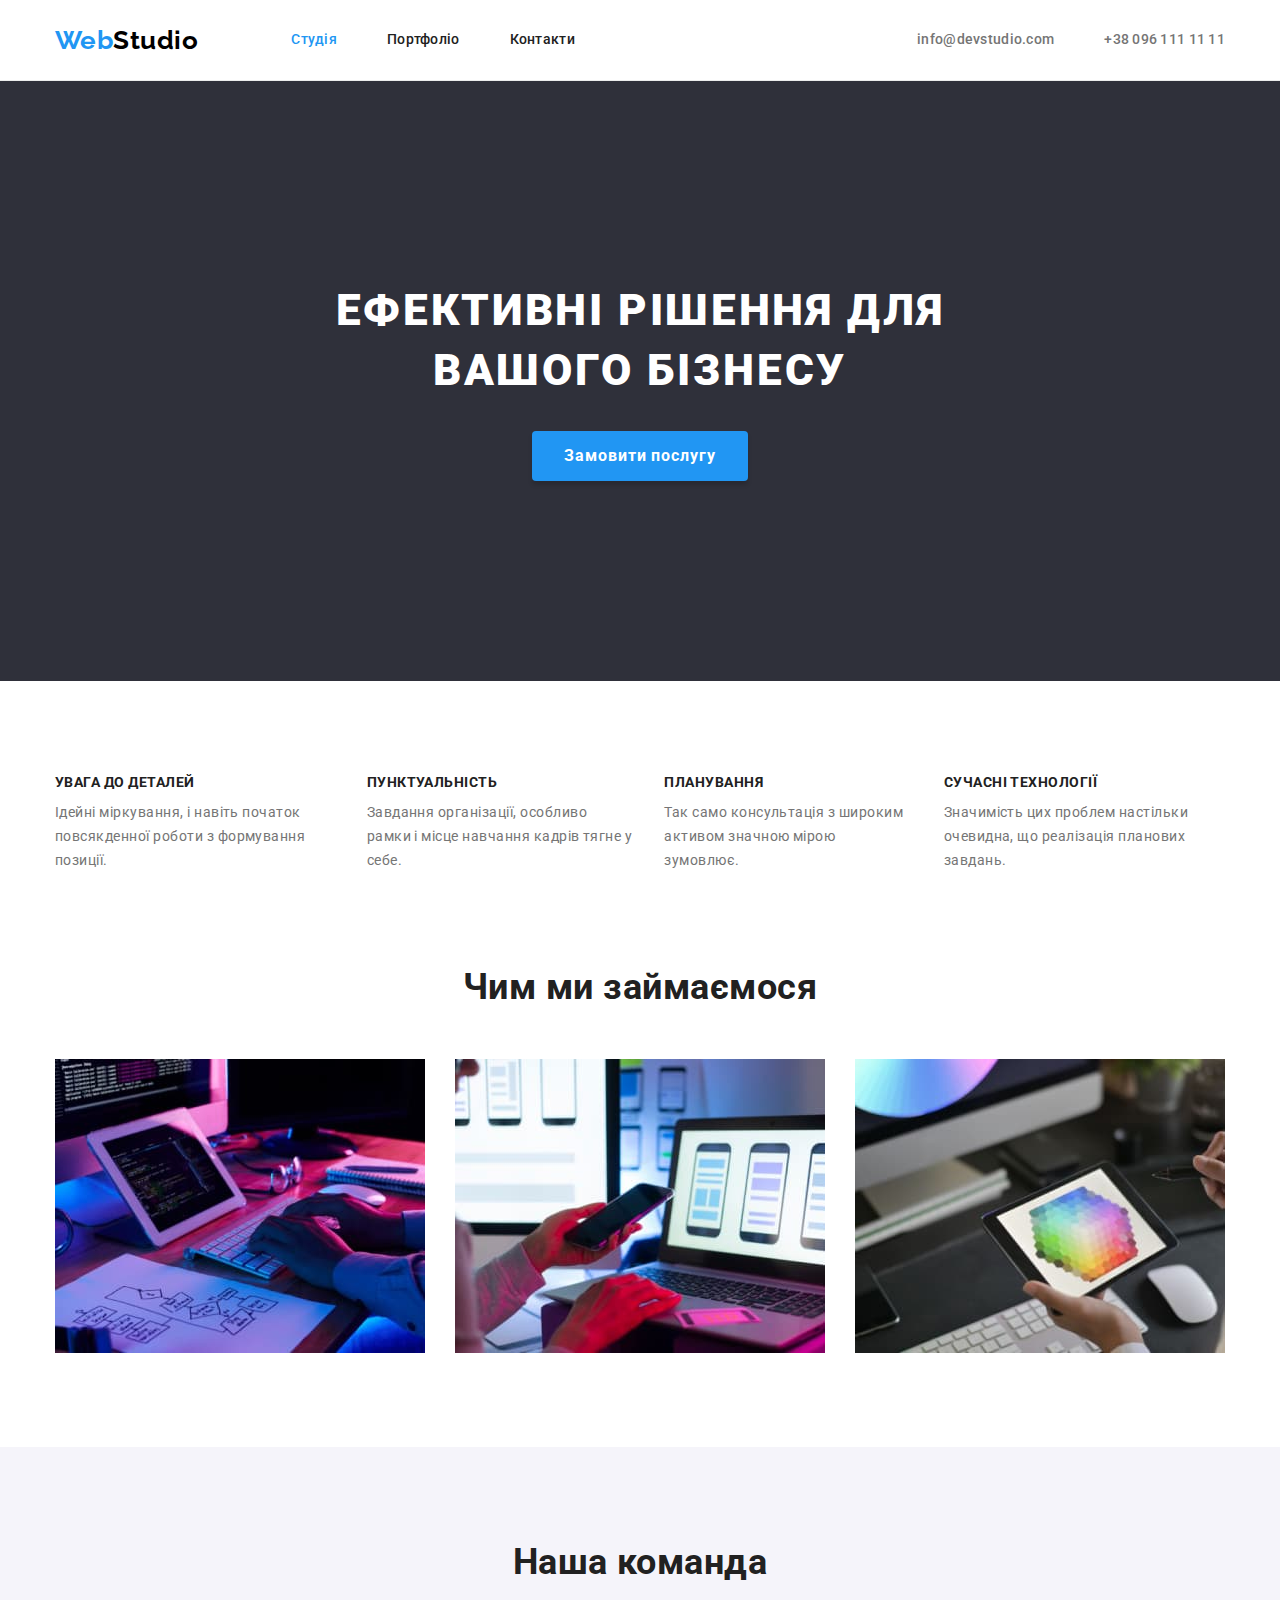
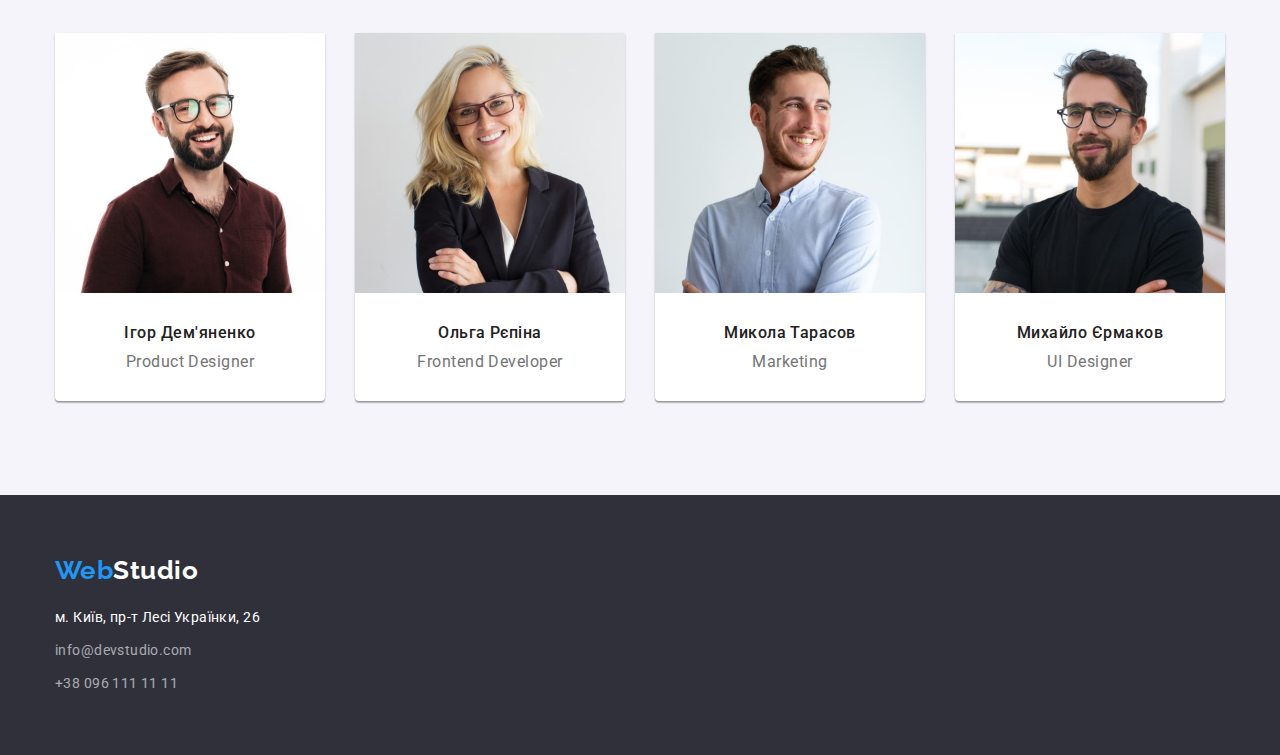
<file: index.html>
<!DOCTYPE html>
<html lang="uk">
  <head>
    <meta charset="UTF-8" />
    <meta http-equiv="X-UA-Compatible" content="IE=edge" />
    <meta name="viewport" content="width=device-width, initial-scale=1.0" />
    <link
      href="https://fonts.googleapis.com/css2?family=Raleway:wght@700&family=Roboto:wght@400;500;700;900&display=swap"
      rel="stylesheet"
    />
    <link
      rel="stylesheet"
      href="https://cdnjs.cloudflare.com/ajax/libs/modern-normalize/1.0.0/modern-normalize.min.css"
    />
    <link rel="stylesheet" href="./css/styles.css" />
    <title>WebStudio</title>
  </head>
  <body>
    <header class="page-header">
      <div class="container main-nav">
        <a href="./index.html" class="logo main-logo">Web<span class="header-logo">Studio</span></a>
        <nav class="site-nav">
          <ul class="nav-list list">
            <li class="nav-item">
              <a href="./index.html" class="nav-link active">Студія</a>
            </li>
            <li class="nav-item">
              <a href="./portfolio.html" class="nav-link">Портфоліо</a>
            </li>
            <li class="nav-item"><a href="" class="nav-link">Контакти</a></li>
          </ul>
        </nav>
        <ul class="contact-list list">
          <li class="contact-item">
            <a href="mailto:info@devstudio.com" class="contact-link">info@devstudio.com</a>
          </li>
          <li class="contact-item">
            <a href="tel:+380961111111" class="contact-link">+38 096 111 11 11</a>
          </li>
        </ul>
      </div>
    </header>

    <main>
      <section class="hero">
        <div class="container hero-container">
          <h1 class="hero-title">Ефективні рішення для вашого бізнесу</h1>
          <button type="button" class="hero-button">Замовити послугу</button>
        </div>
      </section>

      <section class="section features">
        <div class="container">
          <h2 hidden>Переваги</h2>
          <ul class="features-list list">
            <li class="features-item">
              <h3 class="features-title">УВАГА ДО ДЕТАЛЕЙ</h3>
              <p class="features-description">
                Ідейні міркування, і навіть початок повсякденної роботи з формування позиції.
              </p>
            </li>

            <li class="features-item">
              <h3 class="features-title">ПУНКТУАЛЬНІСТЬ</h3>
              <p class="features-description">
                Завдання організації, особливо рамки і місце навчання кадрів тягне у себе.
              </p>
            </li>

            <li class="features-item">
              <h3 class="features-title">ПЛАНУВАННЯ</h3>
              <p class="features-description">
                Так само консультація з широким активом значною мірою зумовлює.
              </p>
            </li>

            <li class="features-item">
              <h3 class="features-title">СУЧАСНІ ТЕХНОЛОГІЇ</h3>
              <p class="features-description">
                Значимість цих проблем настільки очевидна, що реалізація планових завдань.
              </p>
            </li>
          </ul>
        </div>
      </section>

      <section class="section work">
        <div class="container">
          <h2 class="section-title">Чим ми займаємося</h2>

          <ul class="work-list list">
            <li class="work-item">
              <img src="./images/website-development.jpg" alt="Процес верстки сайту" width="370" />
            </li>

            <li class="work-item">
              <img
                src="./images/mobile-application-development.jpg"
                alt="Процес створення мобільного додатку"
                width="370"
              />
            </li>

            <li class="work-item">
              <img
                src="./images/website-visualization.jpg"
                alt="Процес візуального оформлення сайту"
                width="370"
              />
            </li>
          </ul>
        </div>
      </section>

      <section class="team section">
        <div class="container">
          <h2 class="section-title">Наша команда</h2>

          <ul class="team-list list">
            <li class="team-item">
              <img src="./images/ihor-demyanenko.jpg" alt="Дизайнер Ігор Дем'яненко" width="270" />
              <div class="team-container">
                <h3 class="team-title">Ігор Дем'яненко</h3>
                <p lang="en" class="team-description">Product Designer</p>
              </div>
            </li>

            <li class="team-item">
              <img
                src="./images/olga-repina.jpg"
                alt="Розробниця візуальної частини сайту Ольга Рєпіна"
                width="270"
              />
              <div class="team-container">
                <h3 class="team-title">Ольга Рєпіна</h3>
                <p lang="en" class="team-description">Frontend Developer</p>
              </div>
            </li>

            <li class="team-item">
              <img src="./images/mykola-tarasov.jpg" alt="Маркетолог Микола Тарасов" width="270" />
              <div class="team-container">
                <h3 class="team-title">Микола Тарасов</h3>
                <p lang="en" class="team-description">Marketing</p>
              </div>
            </li>

            <li class="team-item">
              <img
                src="./images/mykhailo-yermakov.jpg"
                alt="Дизайнер інтерфейсу Михайло Єрмаков"
                width="270"
              />
              <div class="team-container">
                <h3 class="team-title">Михайло Єрмаков</h3>
                <p lang="en" class="team-description">UI Designer</p>
              </div>
            </li>
          </ul>
        </div>
      </section>
    </main>

    <footer class="footer">
      <div class="container">
        <a href="./index.html" class="logo">Web<span class="footer-logo">Studio</span></a>
        <address class="footer-address">
          <ul class="footer-list list">
            <li class="footer-item">
              <a href="https://goo.gl/maps/XunTqsF5HSqETPy68" class="address-link link"
                >м. Київ, пр-т Лесі Українки, 26</a
              >
            </li>
            <li class="footer-item">
              <a href="mailto:info@devstudio.com" class="contacts-link">info@devstudio.com</a>
            </li>
            <li class="footer-item">
              <a href="tel:+380961111111" class="contacts-link">+38 096 111 11 11</a>
            </li>
          </ul>
        </address>
      </div>
    </footer>
  </body>
</html>
</file>
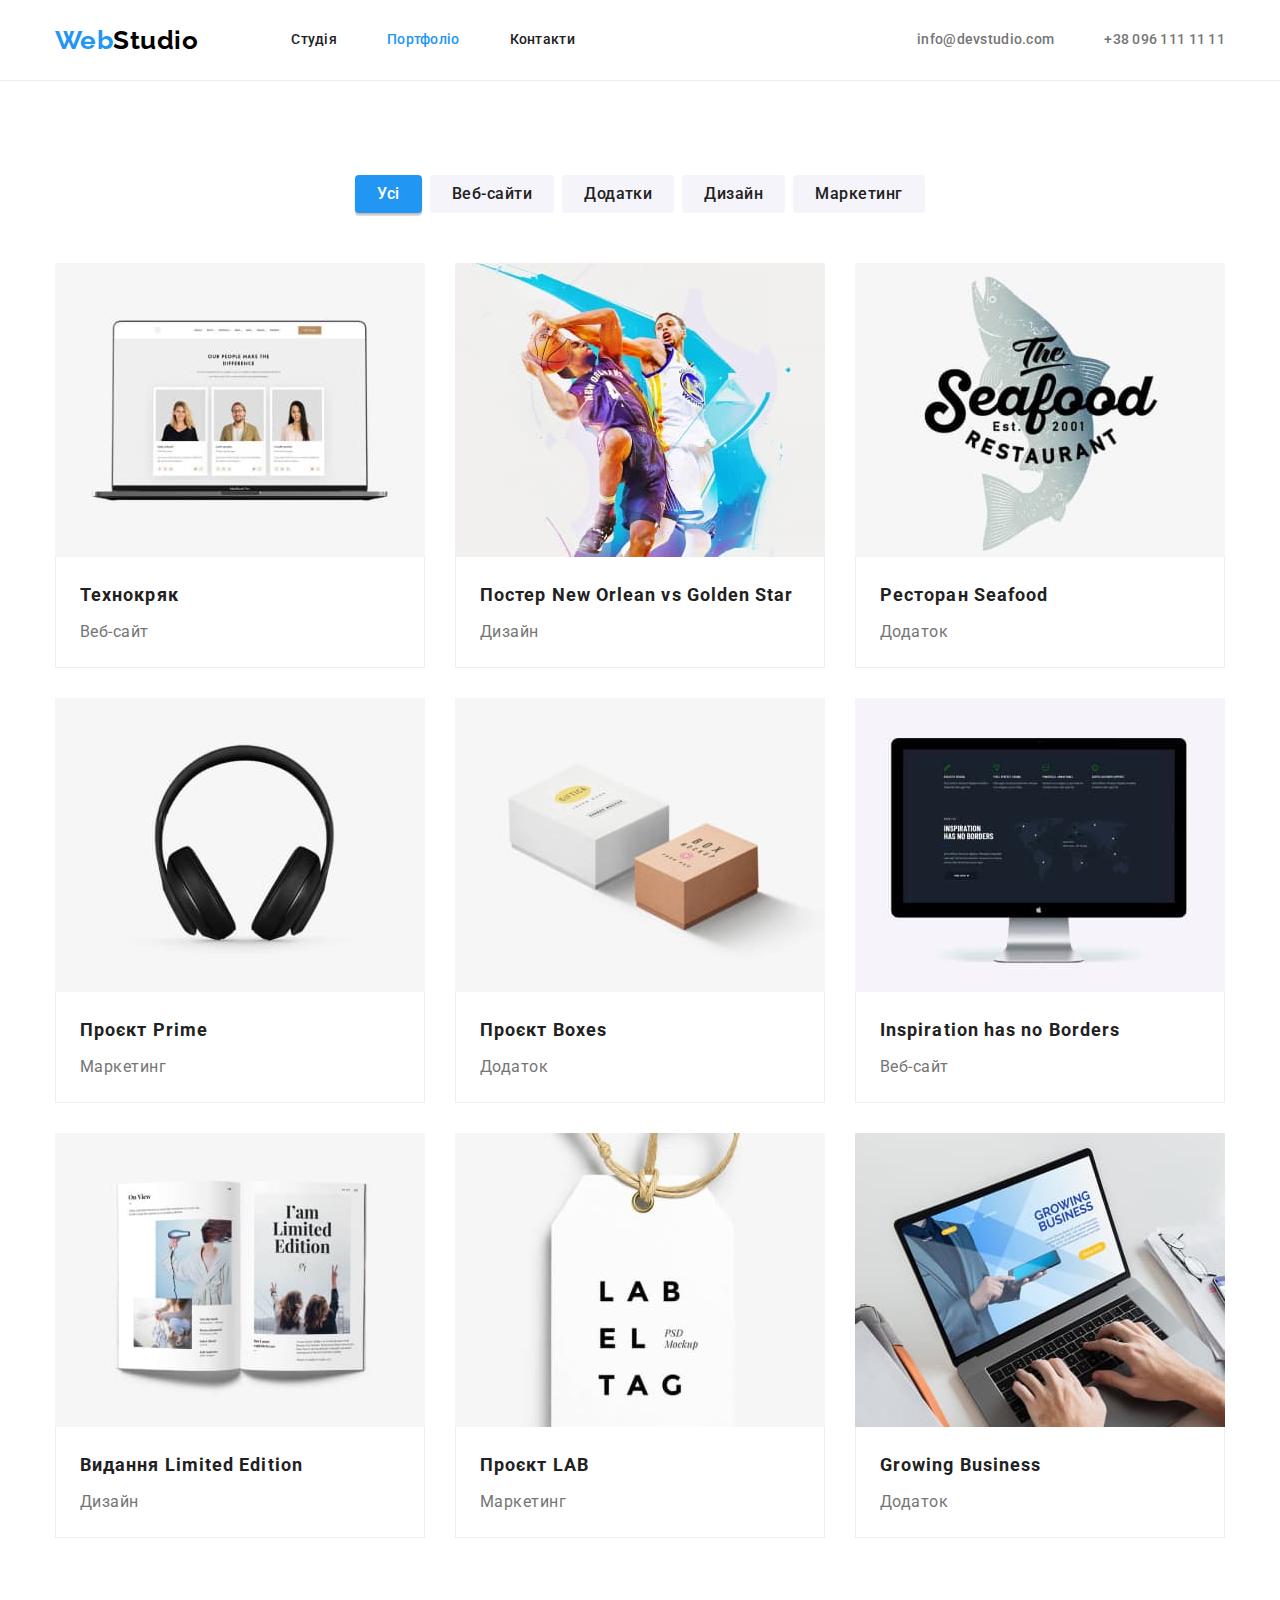
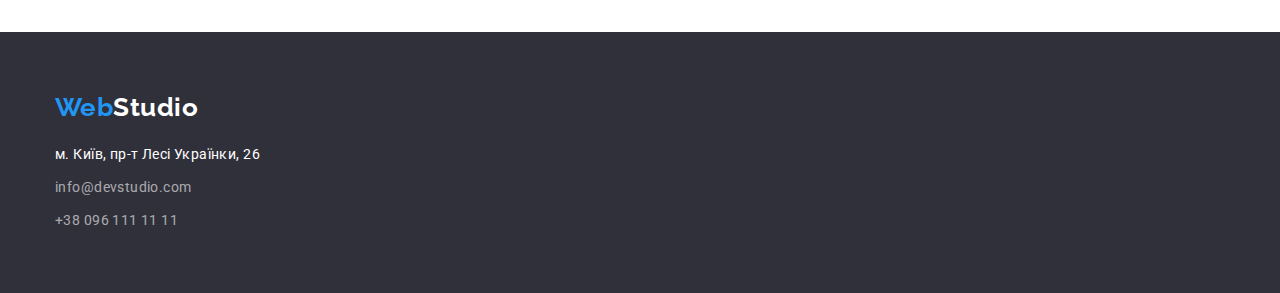
<file: portfolio.html>
<!DOCTYPE html>
<html lang="uk">
  <head>
    <meta charset="UTF-8" />
    <meta http-equiv="X-UA-Compatible" content="IE=edge" />
    <meta name="viewport" content="width=device-width, initial-scale=1.0" />
    <link
      href="https://fonts.googleapis.com/css2?family=Raleway:wght@700&family=Roboto:wght@400;500;700;900&display=swap"
      rel="stylesheet"
    />
    <link
      rel="stylesheet"
      href="https://cdnjs.cloudflare.com/ajax/libs/modern-normalize/1.0.0/modern-normalize.min.css"
    />
    <link rel="stylesheet" href="./css/styles.css" />
    <title>WebStudio</title>
  </head>
  <body>
    <header class="page-header">
      <div class="container main-nav">
        <a href="./index.html" class="logo main-logo">Web<span class="header-logo">Studio</span></a>
        <nav class="site-nav">
          <ul class="nav-list list">
            <li class="nav-item">
              <a href="./index.html" class="nav-link">Студія</a>
            </li>
            <li class="nav-item">
              <a href="./portfolio.html" class="nav-link active">Портфоліо</a>
            </li>
            <li class="nav-item"><a href="" class="nav-link">Контакти</a></li>
          </ul>
        </nav>
        <ul class="contact-list list">
          <li class="contact-item">
            <a href="mailto:info@devstudio.com" class="contact-link">info@devstudio.com</a>
          </li>
          <li class="contact-item">
            <a href="tel:+380961111111" class="contact-link">+38 096 111 11 11</a>
          </li>
        </ul>
      </div>
    </header>

    <main>
      <section class="portfolio section">
        <div class="container">
          <h1 hidden>Портфоліо</h1>

          <ul class="filter-list list">
            <li class="filter-item">
              <button type="button" class="filter-button active-button">Усі</button>
            </li>
            <li class="filter-item">
              <button type="button" class="filter-button">Веб-сайти</button>
            </li>
            <li class="filter-item">
              <button type="button" class="filter-button">Додатки</button>
            </li>
            <li class="filter-item"><button type="button" class="filter-button">Дизайн</button></li>
            <li class="filter-item">
              <button type="button" class="filter-button">Маркетинг</button>
            </li>
          </ul>

          <ul class="project-list list">
            <li class="project-item">
              <a href="" class="project-link">
                <img src="./images/laptop.jpg" alt="Ноутбук з відкритим сайтом" width="370" />
                <div class="project-container">
                  <h2 class="project-title">Технокряк</h2>
                  <p class="project-text">Веб-сайт</p>
                </div>
              </a>
            </li>

            <li class="project-item">
              <a href="" class="project-link">
                <img src="./images/basketball.jpg" alt="Чоловіки грають в баскетбол" width="370" />
                <div class="project-container">
                  <h2 class="project-title">Постер New Orlean vs Golden Star</h2>
                  <p class="project-text">Дизайн</p>
                </div>
              </a>
            </li>

            <li class="project-item">
              <a href="" class="project-link">
                <img src="./images/fish.jpg" alt="Риба та назва ресторану" width="370" />
                <div class="project-container">
                  <h2 class="project-title">Ресторан Seafood</h2>
                  <p class="project-text">Додаток</p>
                </div>
              </a>
            </li>

            <li class="project-item">
              <a href="" class="project-link">
                <img src="./images/headphones.jpg" alt="Навушники" width="370" />
                <div class="project-container">
                  <h2 class="project-title">Проєкт Prime</h2>
                  <p class="project-text">Маркетинг</p>
                </div>
              </a>
            </li>

            <li class="project-item">
              <a href="" class="project-link">
                <img src="./images/boxes.jpg" alt="Біла та жовта коробки" width="370" />
                <div class="project-container">
                  <h2 class="project-title">Проєкт Boxes</h2>
                  <p class="project-text">Додаток</p>
                </div>
              </a>
            </li>

            <li class="project-item">
              <a href="" class="project-link">
                <img
                  src="./images/pc.jpg"
                  alt="Персональний комп'ютер з відкритим сайтом"
                  width="370"
                />
                <div class="project-container">
                  <h2 class="project-title">Inspiration has no Borders</h2>
                  <p class="project-text">Веб-сайт</p>
                </div>
              </a>
            </li>

            <li class="project-item">
              <a href="" class="project-link">
                <img src="./images/magazine.jpg" alt="Відкритий журнал" width="370" />
                <div class="project-container">
                  <h2 class="project-title">Видання Limited Edition</h2>
                  <p class="project-text">Дизайн</p>
                </div>
              </a>
            </li>

            <li class="project-item">
              <a href="" class="project-link">
                <img src="./images/label.jpg" alt="Eтикетка з написом" width="370" />
                <div class="project-container">
                  <h2 class="project-title">Проєкт LAB</h2>
                  <p class="project-text">Маркетинг</p>
                </div>
              </a>
            </li>

            <li class="project-item">
              <a href="" class="project-link">
                <img
                  src="./images/using-laptop.jpg"
                  alt="Чоловік працює за ноутбуком"
                  width="370"
                />
                <div class="project-container">
                  <h2 class="project-title">Growing Business</h2>
                  <p class="project-text">Додаток</p>
                </div>
              </a>
            </li>
          </ul>
        </div>
      </section>
    </main>

    <footer class="footer">
      <div class="container">
        <a href="./index.html" class="logo">Web<span class="footer-logo">Studio</span></a>
        <address class="footer-address">
          <ul class="footer-list list">
            <li class="footer-item">
              <a href="https://goo.gl/maps/XunTqsF5HSqETPy68" class="address-link link"
                >м. Київ, пр-т Лесі Українки, 26</a
              >
            </li>
            <li class="footer-item">
              <a href="mailto:info@devstudio.com" class="contacts-link">info@devstudio.com</a>
            </li>
            <li class="footer-item">
              <a href="tel:+380961111111" class="contacts-link">+38 096 111 11 11</a>
            </li>
          </ul>
        </address>
      </div>
    </footer>
  </body>
</html>
</file>
<file: css/styles.css>
:root {
    --primary-text-color: #212121;
    --description-color: #757575;
    --transparent-text-color: rgba(255, 255, 255, 0.6);
    --accent-color: #2196F3;
    --primary-bg-color: #ffffff;
    --secondary-bg-color: #2F303A;
    --team-bg-color: #F5F4FA;
    --secondary-logo-color: #000000;
    --box-shadow-card: 0px 1px 3px rgba(0, 0, 0, 0.12), 0px 1px 1px rgba(0, 0, 0, 0.14), 0px 2px 1px rgba(0, 0, 0, 0.2);
    --box-shadow-filter: 0px 3px 1px rgba(0, 0, 0, 0.1), 0px 1px 2px rgba(0, 0, 0, 0.08), 0px 2px 2px rgba(0, 0, 0, 0.12);
}

body {
    color: var(--primary-text-color);
    background-color: var(--primary-bg-color);

    font-family: 'Roboto', sans-serif;
    letter-spacing: 0.03em;
}

img {
    display: block;
}

h1,
h2,
h3,
h4,
h5,
h6,
p,
ul {
    margin: 0;
    padding: 0;
}

.list {
    list-style: none;
}

/* containers */

.container {
    width: 1200px;
    margin-left: auto;
    margin-right: auto;
    padding-left: 15px;
    padding-right: 15px;
}

/* logo */

.logo {
    color: var(--accent-color);
    
    font-family: 'Raleway', sans-serif;
    font-weight: 700;
    font-size: 26px;
    line-height: 1.19;
    text-decoration: none;
}

.header-logo {
    color: var(--secondary-logo-color);
}

.footer-logo {
    color: var(--primary-bg-color);
}

/* header */

.page-header {
    border-bottom: 1px solid #ECECEC;
}

.main-nav, .nav-list, .contact-list {
    display: flex;
}

.main-nav, .nav-list {
    align-items: center;
}

.nav-list {
    margin-left: 93px;
}

.nav-item:not(:last-child),
.contact-item:not(:last-child) {
    margin-right: 50px;
}

.contact-list {
    margin-left: auto;
}

.nav-link,
.contact-link {
    display: block;
    padding-top: 32px;
    padding-bottom: 32px;

    font-weight: 500;
    font-size: 14px;
    line-height: 1.14;
    letter-spacing: 0.02em;
    text-decoration: none;
}

.nav-link {
    color: var(--primary-text-color);

}

.contact-link {
    color: var(--description-color);
}

.nav-link:hover,
.nav-link:focus,
.contact-link:hover,
.contact-link:focus {
    color: var(--accent-color);
}

.active {
    color: var(--accent-color);
}

/* hero */

.hero {
    padding-top: 200px;
    padding-bottom: 200px;
    text-align: center;

    background-color: var(--secondary-bg-color);
}

.hero-container {
    width: 696px;
}

.hero-title {
    margin-bottom: 30px;

    color: var(--primary-bg-color);

    font-weight: 900;
    font-size: 44px;
    line-height: 1.36;
    letter-spacing: 0.06em;
    text-transform: uppercase;
}

.hero-button {
    padding: 10px 32px;

    color: var(--primary-bg-color);
    background-color: var(--accent-color);
    box-shadow: 0px 4px 4px rgba(0, 0, 0, 0.15);

    font-family: inherit;
    font-weight: 700;
    font-size: 16px;
    line-height: 1.88;
    letter-spacing: 0.06em;
    cursor: pointer;
    border-width: 0px;
    border-radius: 4px;
}

/* section */

.section {
    padding-top: 94px;
    padding-bottom: 94px;
}

.section-title {
    margin-bottom: 50px;
    text-align: center;

    font-weight: 700;
    font-size: 36px;
    line-height: 1.17;
}

/* features */

.features {
    padding-bottom: 0;
}

.features-list {
    display: flex;
}

.features-item:not(:last-child) {
    margin-right: 30px;
}

.features-title {
    margin-bottom: 10px;

    font-weight: 700;
    font-size: 14px;
    line-height: 1.14;
    text-transform: uppercase;
}

.features-description {
    color: var(--description-color);

    font-size: 14px;
    line-height: 1.71;
}

/* work */

.work-list {
    display: flex;
}

.work-item:not(:last-child) {
    margin-right: 30px;
}


/* team */

.team {
    text-align: center;
    
    background-color: var(--team-bg-color);
}

.team-list {
    display: flex;
}

.team-item {
    background-color: var(--primary-bg-color);
    box-shadow: var(--box-shadow-card);
    border-radius: 0px 0px 4px 4px;
}

.team-item:not(:last-child) {
    margin-right: 30px;
}

.team-container {
    margin-top: 30px;
    margin-bottom: 30px;
}

.team-title {
    margin-bottom: 10px;

    font-weight: 500;
    font-size: 16px;
    line-height: 1.19;
}

.team-description {
    color: var(--description-color);

    font-size: 16px;
    line-height: 1.19;
}

/* footer */

.footer {
    padding-top: 60px;
    padding-bottom: 60px;

    background-color: var(--secondary-bg-color);
}

.footer-address {
    margin-top: 20px;
}

.footer-item:not(:last-child) {
    margin-bottom: 9px;
}

.address-link,
.contacts-link {
    font-style: normal;
    font-weight: 400;
    font-size: 14px;
    line-height: 1.71;
    letter-spacing: 0.03em;
    text-decoration: none;
}

.address-link {
    color: var(--primary-bg-color);
}

.contacts-link {
    color: var(--transparent-text-color);
}

.address-link:hover,
.address-link:focus,
.contacts-link:hover,
.contacts-link:focus {
    color: var(--accent-color);
}

/* portfolio */

.filter-list {
    display: flex;
    justify-content: center;
    margin-bottom: 50px;
}

.filter-item:not(:last-child) {
    margin-right: 8px;
}

.filter-button {
    padding: 6px 22px;

    color: var(--primary-text-color);
    background-color: var(--team-bg-color);

    font-family: inherit;
    font-weight: 500;
    font-size: 16px;
    line-height: 1.62;
    letter-spacing: 0.03em;
    cursor: pointer;
    border-width: 0px;
    border-radius: 4px;
}

.filter-button:hover, .filter-button:focus,
.active-button {
    color: var(--primary-bg-color);
    background-color: var(--accent-color);
    box-shadow: var(--box-shadow-filter);
}

.project-list {
    display: flex;
    flex-wrap: wrap;
}

.project-item {
    width: 370px;
}

.project-item:not(:nth-child(3n)) {
    margin-right: 30px;
}

.project-item:not(:nth-child(n+7)) {
    margin-bottom: 30px;
}

.project-link {
    text-decoration: none;
}

.project-container {
    padding: 20px 24px;

    border-right: 1px solid #EEEEEE;
    border-bottom: 1px solid #EEEEEE;
    border-left: 1px solid #EEEEEE;
}

.project-title {
    margin-bottom: 4px;

    color: var(--primary-text-color);

    font-weight: 700;
    font-size: 18px;
    line-height: 2;
    letter-spacing: 0.06em;
}

.project-text {
    color: var(--description-color);

    font-size: 16px;
    line-height: 1.88;
}
</file>
